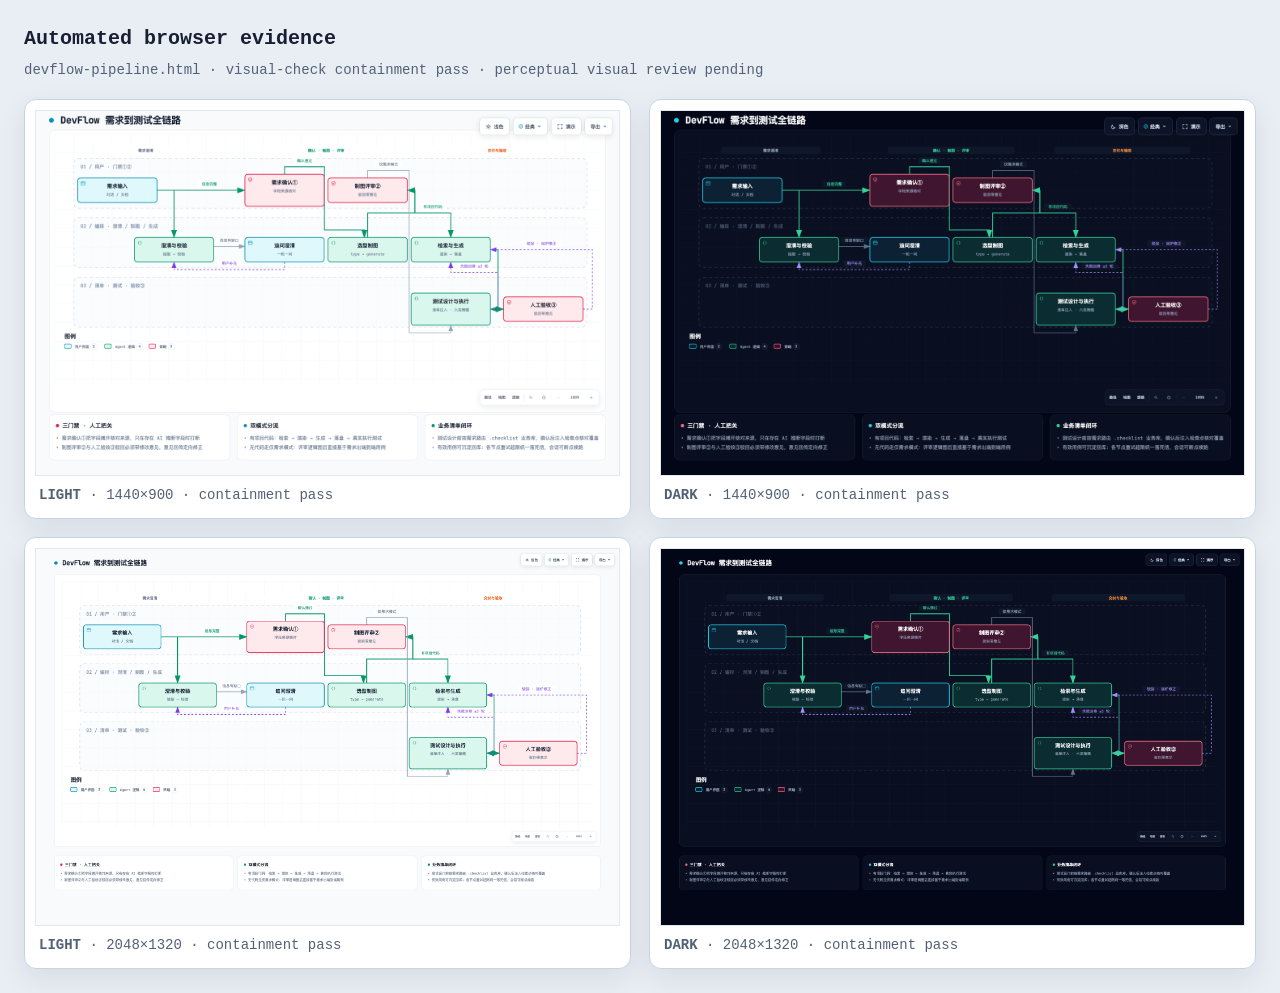
<file: docs/devflow-pipeline.visual-check.html>
<!doctype html>
<html lang="en">
<head>
<meta charset="utf-8">
<meta name="viewport" content="width=device-width,initial-scale=1">
<title>Archify automated browser evidence · devflow-pipeline.html</title>
<style>
*{box-sizing:border-box}body{margin:0;padding:24px;background:#e9eef5;color:#172033;font:14px/1.5 ui-monospace,SFMono-Regular,Menlo,Consolas,monospace}header{max-width:1500px;margin:0 auto 18px}h1{margin:0 0 6px;font-size:20px}p{margin:0;color:#526176}.grid{max-width:1500px;margin:auto;display:grid;grid-template-columns:repeat(2,minmax(0,1fr));gap:18px}figure{margin:0;padding:10px;background:white;border:1px solid #c9d4e3;border-radius:12px;box-shadow:0 10px 30px rgba(15,23,42,.08)}img{display:block;width:100%;height:auto;border:1px solid #e2e8f0}figcaption{padding:9px 4px 2px;color:#526176}@media(max-width:900px){.grid{grid-template-columns:1fr}}
</style>
</head>
<body>
<header><h1>Automated browser evidence</h1><p>devflow-pipeline.html · visual-check containment pass · perceptual visual review pending</p></header>
<main class="grid">
      <figure>
        <img src="devflow-pipeline.visual-check.1440x900.light.png" alt="light 1440 by 900">
        <figcaption><strong>LIGHT</strong> · 1440×900 · containment pass</figcaption>
      </figure>
      <figure>
        <img src="devflow-pipeline.visual-check.1440x900.dark.png" alt="dark 1440 by 900">
        <figcaption><strong>DARK</strong> · 1440×900 · containment pass</figcaption>
      </figure>
      <figure>
        <img src="devflow-pipeline.visual-check.2048x1320.light.png" alt="light 2048 by 1320">
        <figcaption><strong>LIGHT</strong> · 2048×1320 · containment pass</figcaption>
      </figure>
      <figure>
        <img src="devflow-pipeline.visual-check.2048x1320.dark.png" alt="dark 2048 by 1320">
        <figcaption><strong>DARK</strong> · 2048×1320 · containment pass</figcaption>
      </figure>
</main>
</body>
</html>
</file>
